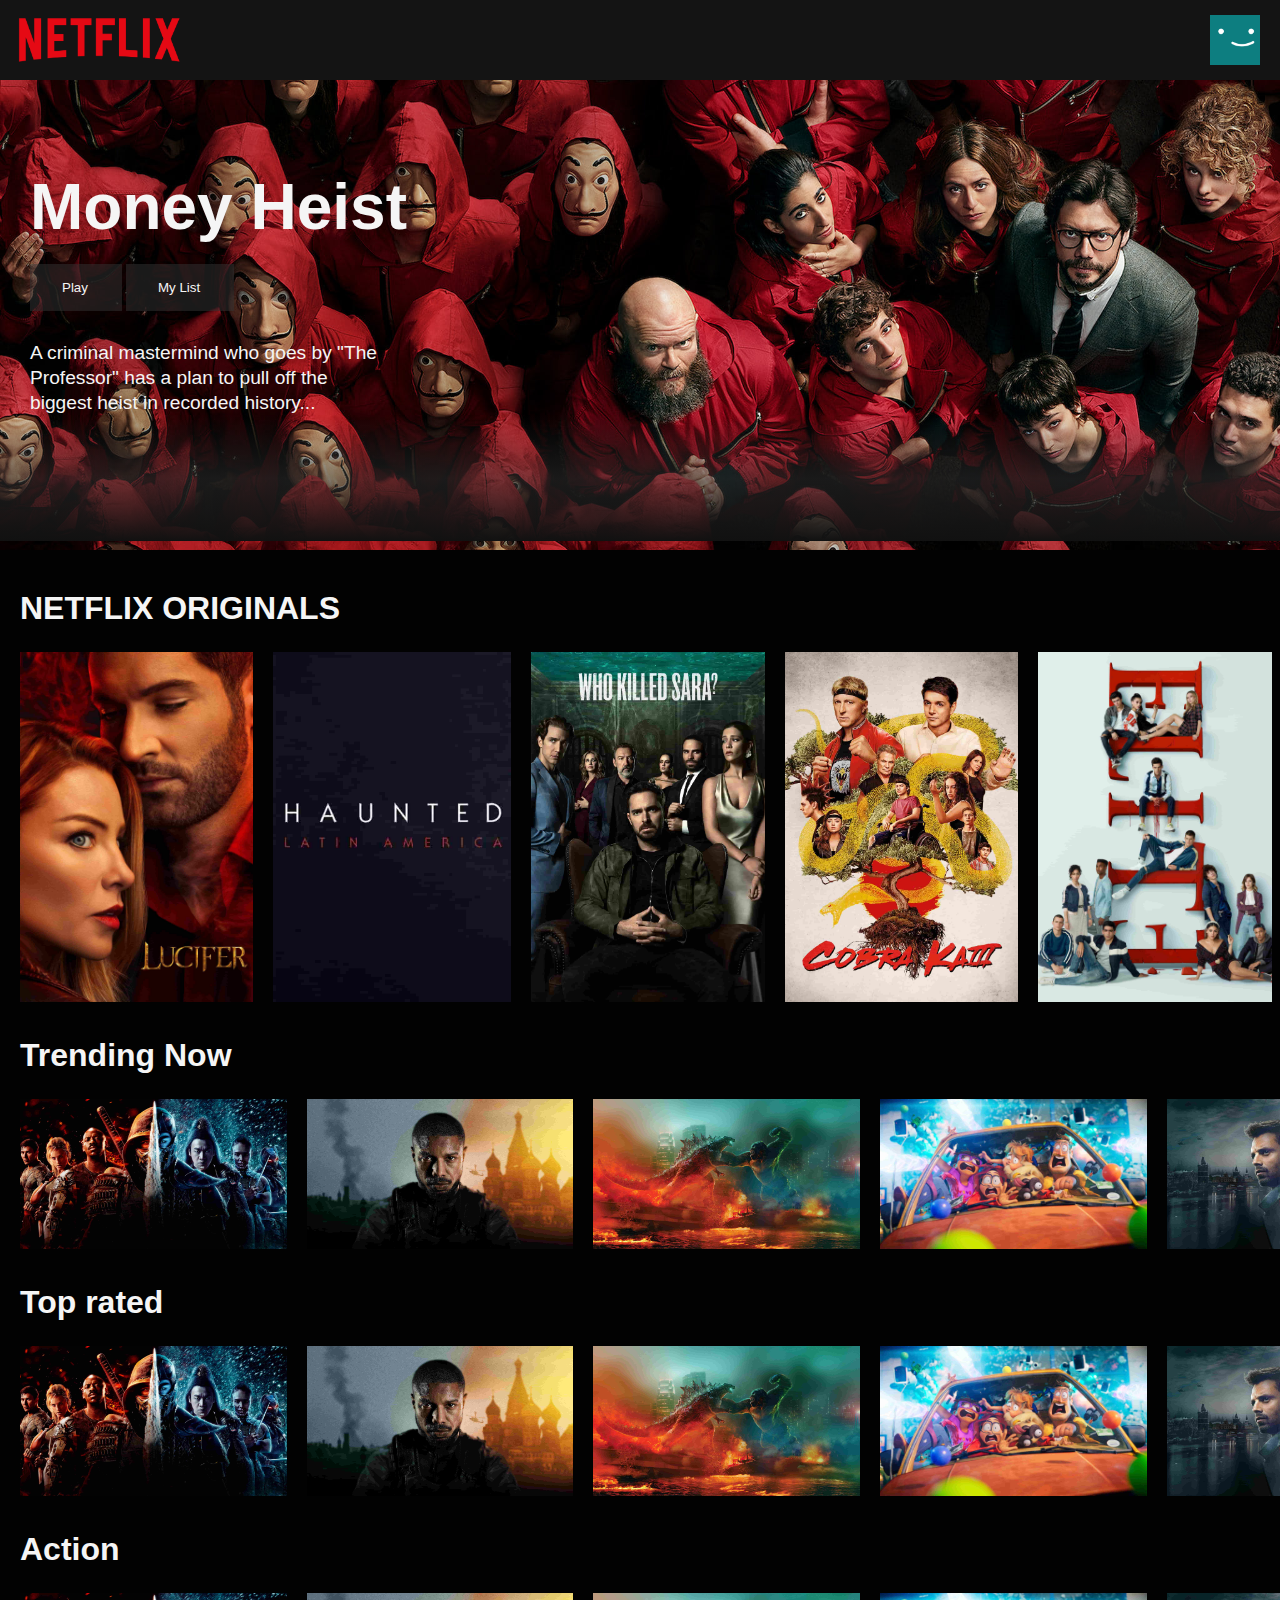
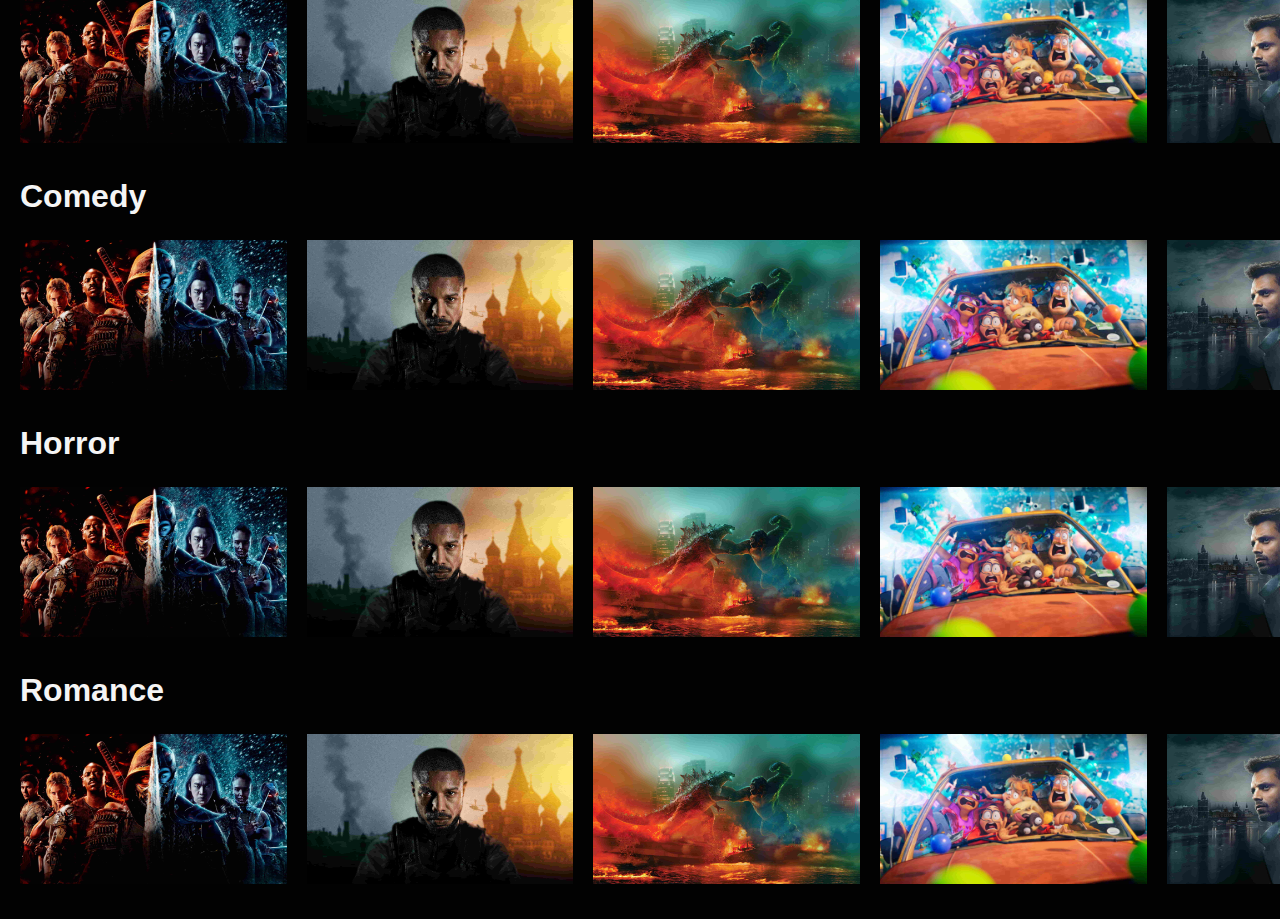
<file: index.html>
<!DOCTYPE html>
<html lang="en">

<head>
    <meta charset="UTF-8">
    <meta http-equiv="X-UA-Compatible" content="IE=edge">
    <meta name="viewport" content="width=device-width, initial-scale=1.0">
    <link rel="stylesheet" href="style.css">
    <title>Netflix Landing</title>
</head>

<body>

    <header>
        <img src="./images__final/netflix-avatar-min.png" alt="" class="avatar">
        <img src="./images__final/netflix-logo-min.png" alt="" class="logo">

    </header>



    <div class="banner">
        <div class="contents">
            <div class="banner__title">
                <h1>Money Heist</h1>
            </div>
            <div class="banner__buttons">
                <button class="banner__button">Play</button>
                <button class="banner__button">My List</button>
            </div>
            <div class="banner__description">
                <p> A criminal mastermind who goes by "The Professor" has a plan to pull off the biggest heist in
                    recorded history...</p>
            </div>
        </div>
        <div class="fade__effect">
        </div>
    </div>




    <div class="row">
        <div class="originals">
            <h1>NETFLIX ORIGINALS</h1>
        </div>
        <div class="row__posters">

            <img src="./images__final/large-movie2-min.jpg" alt="" class="row__posterLarge">
            <img src="./images__final/large-movie3-min.jpg" alt="" class="row__posterLarge">
            <img src="./images__final/large-movie4-min.jpg" alt="" class="row__posterLarge">
            <img src="./images__final/large-movie5-min.jpg" alt="" class="row__posterLarge">
            <img src="./images__final/large-movie6-min.jpg" alt="" class="row__posterLarge">
            <img src="./images__final/large-movie2-min.jpg" alt="" class="row__posterLarge">
            <img src="./images__final/large-movie3-min.jpg" alt="" class="row__posterLarge">
            <img src="./images__final/large-movie4-min.jpg" alt="" class="row__posterLarge">
            <img src="./images__final/large-movie5-min.jpg" alt="" class="row__posterLarge">
            <img src="./images__final/large-movie6-min.jpg" alt="" class="row__posterLarge">
            <img src="./images__final/large-movie2-min.jpg" alt="" class="row__posterLarge">
            <img src="./images__final/large-movie3-min.jpg" alt="" class="row__posterLarge">
            <img src="./images__final/large-movie4-min.jpg" alt="" class="row__posterLarge">
            <img src="./images__final/large-movie5-min.jpg" alt="" class="row__posterLarge">
            <img src="./images__final/large-movie6-min.jpg" alt="" class="row__posterLarge">
            <img src="./images__final/large-movie7-min.jpg" alt="" class="row__posterLarge">
            <img src="./images__final/large-movie8-min.jpg" alt="" class="row__posterLarge">
            <img src="./images__final/large-movie2-min.jpg" alt="" class="row__posterLarge">
            <img src="./images__final/large-movie4-min.jpg" alt="" class="row__posterLarge">
            <img src="./images__final/large-movie6-min.jpg" alt="" class="row__posterLarge">
        </div>
    </div>


    <!--Trending now-->
    <div class="row">
        <h1>Trending Now</h1>
        <div class="row__posters">
            <img src="./images__final/small-movie1-min.jpg" alt="" class="row__poster">
            <img src="./images__final/small-movie2-min.jpg" alt="" class="row__poster">
            <img src="./images__final/small-movie3-min.jpg" alt="" class="row__poster">
            <img src="./images__final/small-movie4-min.jpg" alt="" class="row__poster">
            <img src="./images__final/small-movie5-min.jpg" alt="" class="row__poster">
            <img src="./images__final/small-movie6-min.jpg" alt="" class="row__poster">
            <img src="./images__final/small-movie7-min.jpg" alt="" class="row__poster">
            <img src="./images__final/small-movie8-min.jpg" alt="" class="row__poster">
            <img src="./images__final/small-movie1-min.jpg" alt="" class="row__poster">
            <img src="./images__final/small-movie2-min.jpg" alt="" class="row__poster">
            <img src="./images__final/small-movie3-min.jpg" alt="" class="row__poster">
            <img src="./images__final/small-movie4-min.jpg" alt="" class="row__poster">
            <img src="./images__final/small-movie5-min.jpg" alt="" class="row__poster">

        </div>
    </div>


    <!--Top rated-->
    <div class="row">
        <h1>Top rated</h1>
        <div class="row__posters">
            <img src="./images__final/small-movie1-min.jpg" alt="" class="row__poster">
            <img src="./images__final/small-movie2-min.jpg" alt="" class="row__poster">
            <img src="./images__final/small-movie3-min.jpg" alt="" class="row__poster">
            <img src="./images__final/small-movie4-min.jpg" alt="" class="row__poster">
            <img src="./images__final/small-movie5-min.jpg" alt="" class="row__poster">
            <img src="./images__final/small-movie6-min.jpg" alt="" class="row__poster">
            <img src="./images__final/small-movie7-min.jpg" alt="" class="row__poster">
            <img src="./images__final/small-movie8-min.jpg" alt="" class="row__poster">
            <img src="./images__final/small-movie1-min.jpg" alt="" class="row__poster">
            <img src="./images__final/small-movie2-min.jpg" alt="" class="row__poster">
            <img src="./images__final/small-movie3-min.jpg" alt="" class="row__poster">
            <img src="./images__final/small-movie4-min.jpg" alt="" class="row__poster">
            <img src="./images__final/small-movie5-min.jpg" alt="" class="row__poster">

        </div>
    </div>


    <!--Action-->
    <div class="row">
        <h1>Action</h1>
        <div class="row__posters">
            <img src="./images__final/small-movie1-min.jpg" alt="" class="row__poster">
            <img src="./images__final/small-movie2-min.jpg" alt="" class="row__poster">
            <img src="./images__final/small-movie3-min.jpg" alt="" class="row__poster">
            <img src="./images__final/small-movie4-min.jpg" alt="" class="row__poster">
            <img src="./images__final/small-movie5-min.jpg" alt="" class="row__poster">
            <img src="./images__final/small-movie6-min.jpg" alt="" class="row__poster">
            <img src="./images__final/small-movie7-min.jpg" alt="" class="row__poster">
            <img src="./images__final/small-movie8-min.jpg" alt="" class="row__poster">
            <img src="./images__final/small-movie1-min.jpg" alt="" class="row__poster">
            <img src="./images__final/small-movie2-min.jpg" alt="" class="row__poster">
            <img src="./images__final/small-movie3-min.jpg" alt="" class="row__poster">
            <img src="./images__final/small-movie4-min.jpg" alt="" class="row__poster">
            <img src="./images__final/small-movie5-min.jpg" alt="" class="row__poster">

        </div>
    </div>


    <!--Comedy-->
    <div class="row">
        <h1>Comedy</h1>
        <div class="row__posters">
            <img src="./images__final/small-movie1-min.jpg" alt="" class="row__poster">
            <img src="./images__final/small-movie2-min.jpg" alt="" class="row__poster">
            <img src="./images__final/small-movie3-min.jpg" alt="" class="row__poster">
            <img src="./images__final/small-movie4-min.jpg" alt="" class="row__poster">
            <img src="./images__final/small-movie5-min.jpg" alt="" class="row__poster">
            <img src="./images__final/small-movie6-min.jpg" alt="" class="row__poster">
            <img src="./images__final/small-movie7-min.jpg" alt="" class="row__poster">
            <img src="./images__final/small-movie8-min.jpg" alt="" class="row__poster">
            <img src="./images__final/small-movie1-min.jpg" alt="" class="row__poster">
            <img src="./images__final/small-movie2-min.jpg" alt="" class="row__poster">
            <img src="./images__final/small-movie3-min.jpg" alt="" class="row__poster">
            <img src="./images__final/small-movie4-min.jpg" alt="" class="row__poster">
            <img src="./images__final/small-movie5-min.jpg" alt="" class="row__poster">

        </div>
    </div>


    <!--Horror-->
    <div class="row">
        <h1>Horror</h1>
        <div class="row__posters">
            <img src="./images__final/small-movie1-min.jpg" alt="" class="row__poster">
            <img src="./images__final/small-movie2-min.jpg" alt="" class="row__poster">
            <img src="./images__final/small-movie3-min.jpg" alt="" class="row__poster">
            <img src="./images__final/small-movie4-min.jpg" alt="" class="row__poster">
            <img src="./images__final/small-movie5-min.jpg" alt="" class="row__poster">
            <img src="./images__final/small-movie6-min.jpg" alt="" class="row__poster">
            <img src="./images__final/small-movie7-min.jpg" alt="" class="row__poster">
            <img src="./images__final/small-movie8-min.jpg" alt="" class="row__poster">
            <img src="./images__final/small-movie1-min.jpg" alt="" class="row__poster">
            <img src="./images__final/small-movie2-min.jpg" alt="" class="row__poster">
            <img src="./images__final/small-movie3-min.jpg" alt="" class="row__poster">
            <img src="./images__final/small-movie4-min.jpg" alt="" class="row__poster">
            <img src="./images__final/small-movie5-min.jpg" alt="" class="row__poster">

        </div>
    </div>


    <!--Romance-->
    <div class="row">
        <h1>Romance</h1>
        <div class="row__posters">
            <img src="./images__final/small-movie1-min.jpg" alt="" class="row__poster">
            <img src="./images__final/small-movie2-min.jpg" alt="" class="row__poster">
            <img src="./images__final/small-movie3-min.jpg" alt="" class="row__poster">
            <img src="./images__final/small-movie4-min.jpg" alt="" class="row__poster">
            <img src="./images__final/small-movie5-min.jpg" alt="" class="row__poster">
            <img src="./images__final/small-movie6-min.jpg" alt="" class="row__poster">
            <img src="./images__final/small-movie7-min.jpg" alt="" class="row__poster">
            <img src="./images__final/small-movie8-min.jpg" alt="" class="row__poster">
            <img src="./images__final/small-movie1-min.jpg" alt="" class="row__poster">
            <img src="./images__final/small-movie2-min.jpg" alt="" class="row__poster">
            <img src="./images__final/small-movie3-min.jpg" alt="" class="row__poster">
            <img src="./images__final/small-movie4-min.jpg" alt="" class="row__poster">
            <img src="./images__final/small-movie5-min.jpg" alt="" class="row__poster">

        </div>
    </div>

</body>

</html>
</file>
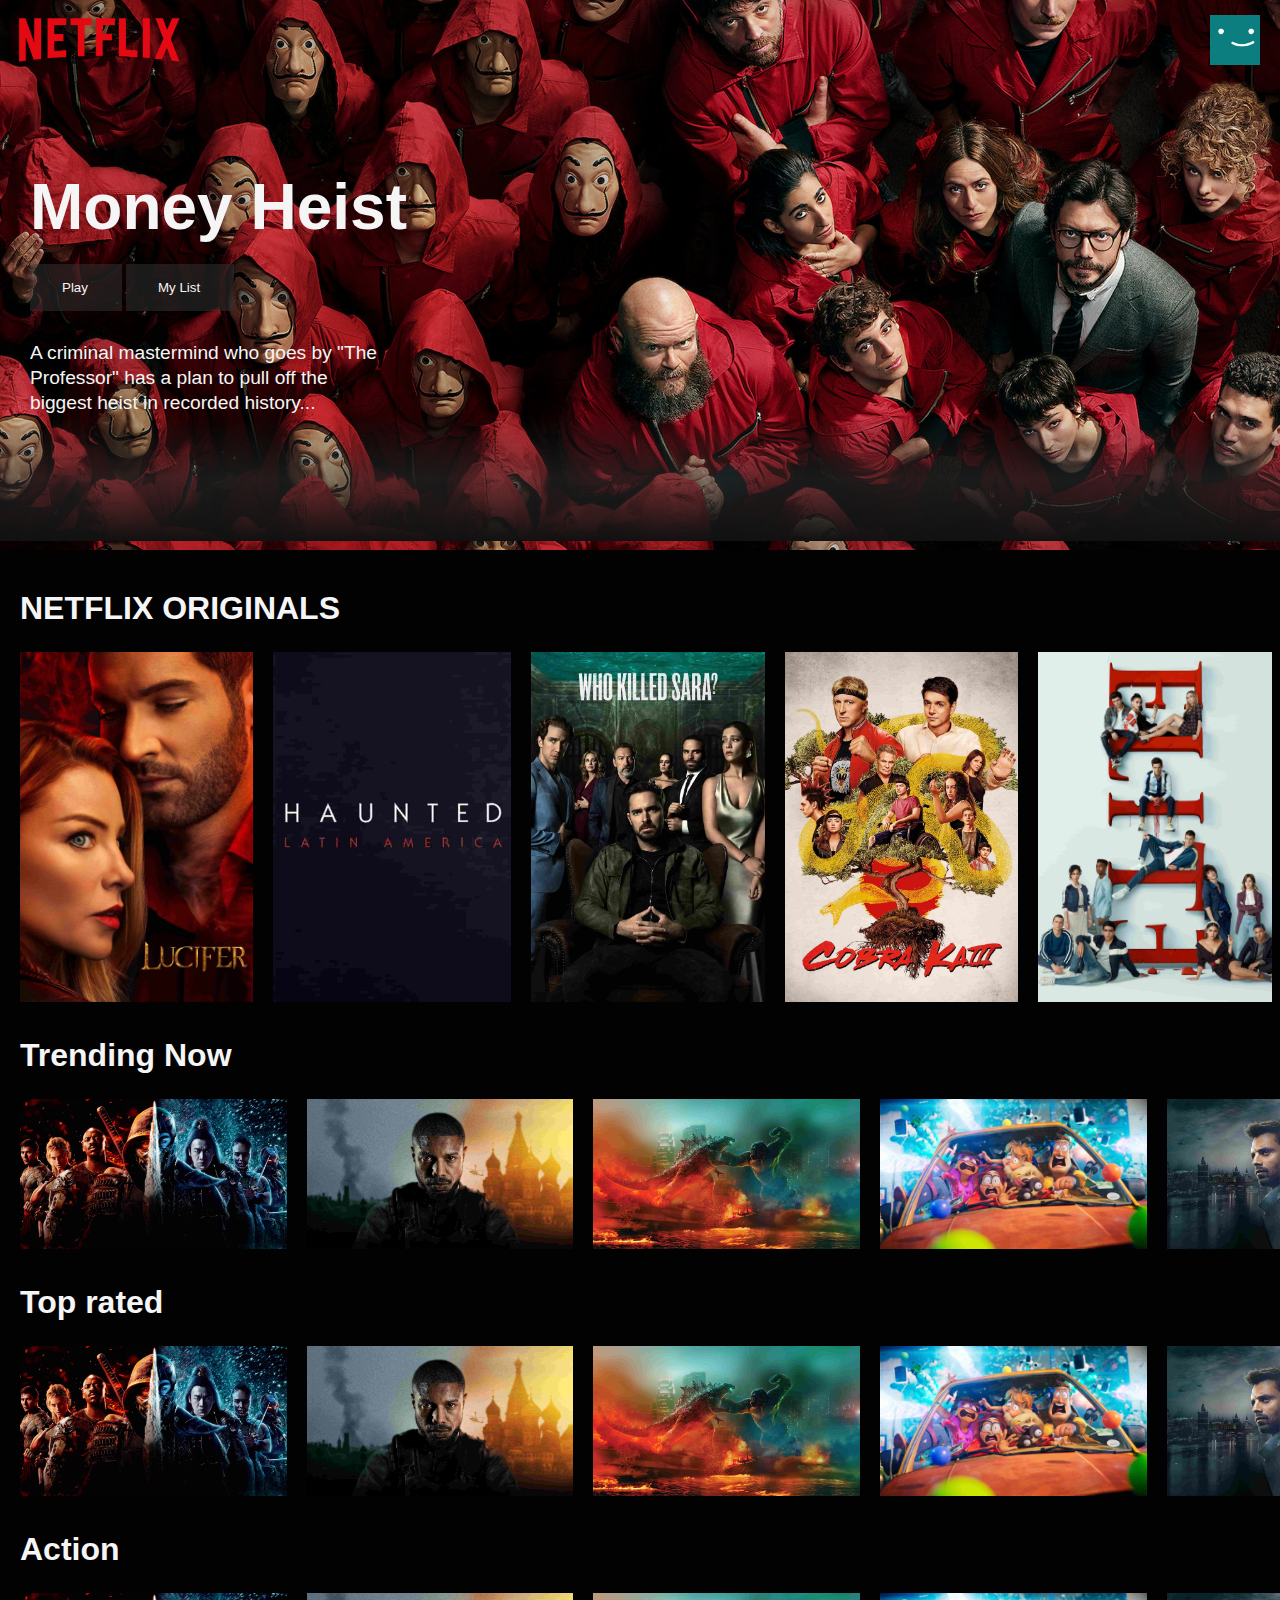
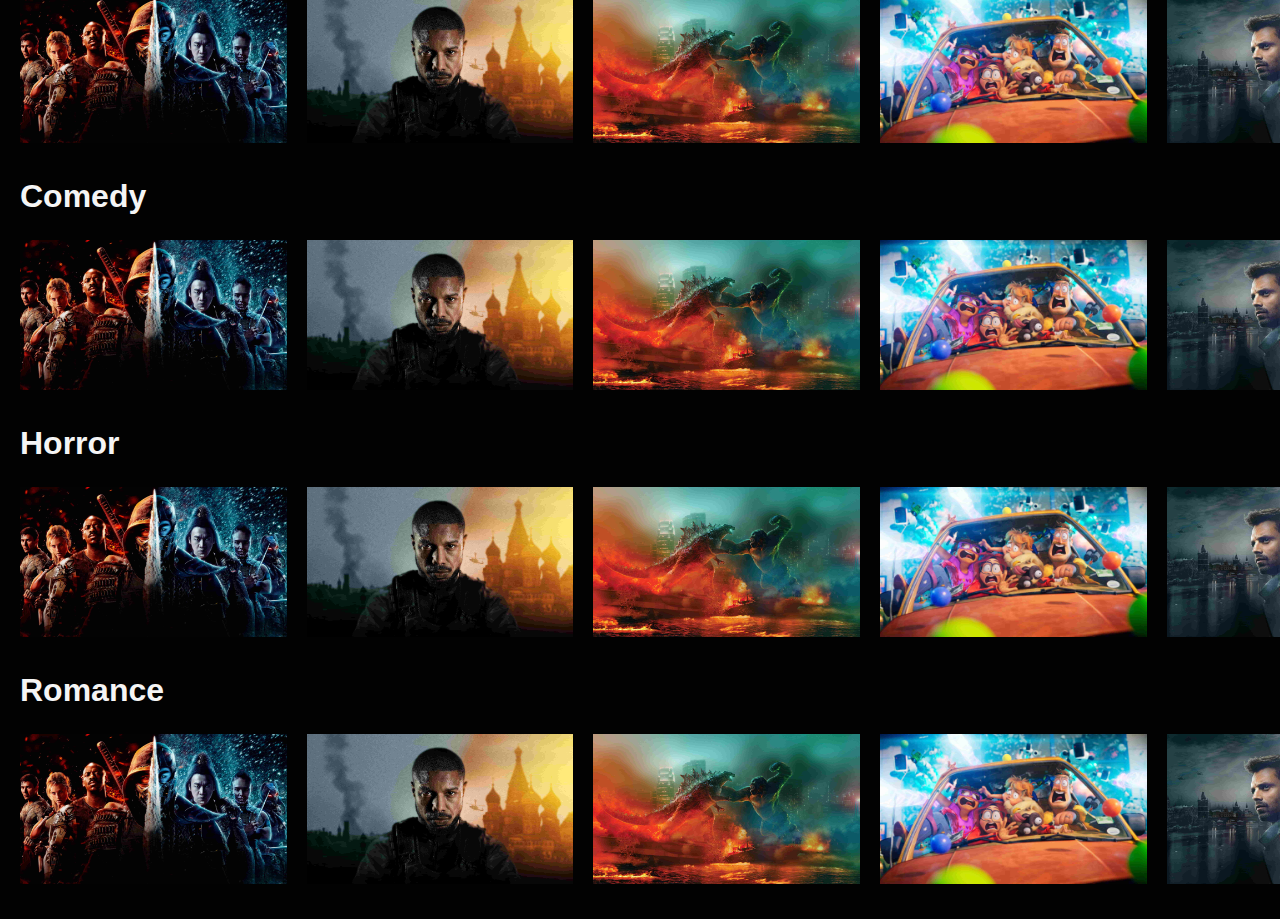
<file: netflix.html>
<!DOCTYPE html>
<html lang="en">

<head>
    <meta charset="UTF-8">
    <meta http-equiv="X-UA-Compatible" content="IE=edge">
    <meta name="viewport" content="width=device-width, initial-scale=1.0">
    <link rel="stylesheet" href="style.css">
    <title>Netflix Landing</title>
</head>

<body>



    <div class="banner">
        <div class="contents">
            <div class="banner__title">
                <h1>Money Heist</h1>
            </div>
            <div class="banner__buttons">
                <button class="banner__button">Play</button>
                <button class="banner__button">My List</button>
            </div>
            <div class="banner__description">
                <p> A criminal mastermind who goes by "The Professor" has a plan to pull off the biggest heist in
                    recorded history...</p>
            </div>
        </div>
        <div class="fade__effect">
        </div>
    </div>

    <div class="avatar">
        <img src="./images__final/netflix-avatar-min.png" alt="" class="avatar">

    </div>

    <div class="logo">
        <img src="./images__final/netflix-logo-min.png" alt="" class="logo">

    </div>

    <div class="row">
        <div class="originals">
            <h1>NETFLIX ORIGINALS</h1>
        </div>
        <div class="row__posters">

            <img src="./images__final/large-movie2-min.jpg" alt="" class="row__posterLarge">
            <img src="./images__final/large-movie3-min.jpg" alt="" class="row__posterLarge">
            <img src="./images__final/large-movie4-min.jpg" alt="" class="row__posterLarge">
            <img src="./images__final/large-movie5-min.jpg" alt="" class="row__posterLarge">
            <img src="./images__final/large-movie6-min.jpg" alt="" class="row__posterLarge">
            <img src="./images__final/large-movie2-min.jpg" alt="" class="row__posterLarge">
            <img src="./images__final/large-movie3-min.jpg" alt="" class="row__posterLarge">
            <img src="./images__final/large-movie4-min.jpg" alt="" class="row__posterLarge">
            <img src="./images__final/large-movie5-min.jpg" alt="" class="row__posterLarge">
            <img src="./images__final/large-movie6-min.jpg" alt="" class="row__posterLarge">
            <img src="./images__final/large-movie2-min.jpg" alt="" class="row__posterLarge">
            <img src="./images__final/large-movie3-min.jpg" alt="" class="row__posterLarge">
            <img src="./images__final/large-movie4-min.jpg" alt="" class="row__posterLarge">
            <img src="./images__final/large-movie5-min.jpg" alt="" class="row__posterLarge">
            <img src="./images__final/large-movie6-min.jpg" alt="" class="row__posterLarge">
            <img src="./images__final/large-movie7-min.jpg" alt="" class="row__posterLarge">
            <img src="./images__final/large-movie8-min.jpg" alt="" class="row__posterLarge">
            <img src="./images__final/large-movie2-min.jpg" alt="" class="row__posterLarge">
            <img src="./images__final/large-movie4-min.jpg" alt="" class="row__posterLarge">
            <img src="./images__final/large-movie6-min.jpg" alt="" class="row__posterLarge">
        </div>
    </div>


    <!--Trending now-->
    <div class="row">
        <h1>Trending Now</h1>
        <div class="row__posters">
            <img src="./images__final/small-movie1-min.jpg" alt="" class="row__poster">
            <img src="./images__final/small-movie2-min.jpg" alt="" class="row__poster">
            <img src="./images__final/small-movie3-min.jpg" alt="" class="row__poster">
            <img src="./images__final/small-movie4-min.jpg" alt="" class="row__poster">
            <img src="./images__final/small-movie5-min.jpg" alt="" class="row__poster">
            <img src="./images__final/small-movie6-min.jpg" alt="" class="row__poster">
            <img src="./images__final/small-movie7-min.jpg" alt="" class="row__poster">
            <img src="./images__final/small-movie8-min.jpg" alt="" class="row__poster">
            <img src="./images__final/small-movie1-min.jpg" alt="" class="row__poster">
            <img src="./images__final/small-movie2-min.jpg" alt="" class="row__poster">
            <img src="./images__final/small-movie3-min.jpg" alt="" class="row__poster">
            <img src="./images__final/small-movie4-min.jpg" alt="" class="row__poster">
            <img src="./images__final/small-movie5-min.jpg" alt="" class="row__poster">

        </div>
    </div>


    <!--Top rated-->
    <div class="row">
        <h1>Top rated</h1>
        <div class="row__posters">
            <img src="./images__final/small-movie1-min.jpg" alt="" class="row__poster">
            <img src="./images__final/small-movie2-min.jpg" alt="" class="row__poster">
            <img src="./images__final/small-movie3-min.jpg" alt="" class="row__poster">
            <img src="./images__final/small-movie4-min.jpg" alt="" class="row__poster">
            <img src="./images__final/small-movie5-min.jpg" alt="" class="row__poster">
            <img src="./images__final/small-movie6-min.jpg" alt="" class="row__poster">
            <img src="./images__final/small-movie7-min.jpg" alt="" class="row__poster">
            <img src="./images__final/small-movie8-min.jpg" alt="" class="row__poster">
            <img src="./images__final/small-movie1-min.jpg" alt="" class="row__poster">
            <img src="./images__final/small-movie2-min.jpg" alt="" class="row__poster">
            <img src="./images__final/small-movie3-min.jpg" alt="" class="row__poster">
            <img src="./images__final/small-movie4-min.jpg" alt="" class="row__poster">
            <img src="./images__final/small-movie5-min.jpg" alt="" class="row__poster">

        </div>
    </div>


    <!--Action-->
    <div class="row">
        <h1>Action</h1>
        <div class="row__posters">
            <img src="./images__final/small-movie1-min.jpg" alt="" class="row__poster">
            <img src="./images__final/small-movie2-min.jpg" alt="" class="row__poster">
            <img src="./images__final/small-movie3-min.jpg" alt="" class="row__poster">
            <img src="./images__final/small-movie4-min.jpg" alt="" class="row__poster">
            <img src="./images__final/small-movie5-min.jpg" alt="" class="row__poster">
            <img src="./images__final/small-movie6-min.jpg" alt="" class="row__poster">
            <img src="./images__final/small-movie7-min.jpg" alt="" class="row__poster">
            <img src="./images__final/small-movie8-min.jpg" alt="" class="row__poster">
            <img src="./images__final/small-movie1-min.jpg" alt="" class="row__poster">
            <img src="./images__final/small-movie2-min.jpg" alt="" class="row__poster">
            <img src="./images__final/small-movie3-min.jpg" alt="" class="row__poster">
            <img src="./images__final/small-movie4-min.jpg" alt="" class="row__poster">
            <img src="./images__final/small-movie5-min.jpg" alt="" class="row__poster">

        </div>
    </div>


    <!--Comedy-->
    <div class="row">
        <h1>Comedy</h1>
        <div class="row__posters">
            <img src="./images__final/small-movie1-min.jpg" alt="" class="row__poster">
            <img src="./images__final/small-movie2-min.jpg" alt="" class="row__poster">
            <img src="./images__final/small-movie3-min.jpg" alt="" class="row__poster">
            <img src="./images__final/small-movie4-min.jpg" alt="" class="row__poster">
            <img src="./images__final/small-movie5-min.jpg" alt="" class="row__poster">
            <img src="./images__final/small-movie6-min.jpg" alt="" class="row__poster">
            <img src="./images__final/small-movie7-min.jpg" alt="" class="row__poster">
            <img src="./images__final/small-movie8-min.jpg" alt="" class="row__poster">
            <img src="./images__final/small-movie1-min.jpg" alt="" class="row__poster">
            <img src="./images__final/small-movie2-min.jpg" alt="" class="row__poster">
            <img src="./images__final/small-movie3-min.jpg" alt="" class="row__poster">
            <img src="./images__final/small-movie4-min.jpg" alt="" class="row__poster">
            <img src="./images__final/small-movie5-min.jpg" alt="" class="row__poster">

        </div>
    </div>


    <!--Horror-->
    <div class="row">
        <h1>Horror</h1>
        <div class="row__posters">
            <img src="./images__final/small-movie1-min.jpg" alt="" class="row__poster">
            <img src="./images__final/small-movie2-min.jpg" alt="" class="row__poster">
            <img src="./images__final/small-movie3-min.jpg" alt="" class="row__poster">
            <img src="./images__final/small-movie4-min.jpg" alt="" class="row__poster">
            <img src="./images__final/small-movie5-min.jpg" alt="" class="row__poster">
            <img src="./images__final/small-movie6-min.jpg" alt="" class="row__poster">
            <img src="./images__final/small-movie7-min.jpg" alt="" class="row__poster">
            <img src="./images__final/small-movie8-min.jpg" alt="" class="row__poster">
            <img src="./images__final/small-movie1-min.jpg" alt="" class="row__poster">
            <img src="./images__final/small-movie2-min.jpg" alt="" class="row__poster">
            <img src="./images__final/small-movie3-min.jpg" alt="" class="row__poster">
            <img src="./images__final/small-movie4-min.jpg" alt="" class="row__poster">
            <img src="./images__final/small-movie5-min.jpg" alt="" class="row__poster">

        </div>
    </div>


    <!--Romance-->
    <div class="row">
        <h1>Romance</h1>
        <div class="row__posters">
            <img src="./images__final/small-movie1-min.jpg" alt="" class="row__poster">
            <img src="./images__final/small-movie2-min.jpg" alt="" class="row__poster">
            <img src="./images__final/small-movie3-min.jpg" alt="" class="row__poster">
            <img src="./images__final/small-movie4-min.jpg" alt="" class="row__poster">
            <img src="./images__final/small-movie5-min.jpg" alt="" class="row__poster">
            <img src="./images__final/small-movie6-min.jpg" alt="" class="row__poster">
            <img src="./images__final/small-movie7-min.jpg" alt="" class="row__poster">
            <img src="./images__final/small-movie8-min.jpg" alt="" class="row__poster">
            <img src="./images__final/small-movie1-min.jpg" alt="" class="row__poster">
            <img src="./images__final/small-movie2-min.jpg" alt="" class="row__poster">
            <img src="./images__final/small-movie3-min.jpg" alt="" class="row__poster">
            <img src="./images__final/small-movie4-min.jpg" alt="" class="row__poster">
            <img src="./images__final/small-movie5-min.jpg" alt="" class="row__poster">

        </div>
    </div>

</body>

</html>
</file>
<file: style.css>
*{
    margin: 0;
    padding: 0;
    box-sizing: border-box;
}

body{
    background-color: rgb(2, 2, 2);
    color: whitesmoke;
    font-family:Arial, Helvetica, sans-serif ;
}

header {
    position: fixed;
    top: 0;
    width: 100%;
    padding: 40px;
    z-index: 10000;
    background-color: rgba(20,20,20,1);;
    
}


.avatar{
    width: 50px;
    right: 20px;
    top: 15px;
    padding-top: 0px;
    position: fixed;
}

.logo{
    width: 170px;
    padding-top: 0px;
    left: 15px;
    top: 15px;
    position: fixed;
}
.originals{
    margin-top: 40px;
}

.row__posterLarge,.row__poster{
    margin-right: 20px;

}
.row__posterLarge{
    height: 350px;
    transition: transform 600ms
}

.row__poster{
    height: 150px;
    transition: transform 500ms;
}

.row__posters{
    display: flex;
    overflow-x: scroll;
    overflow-y: hidden;
    padding-top: 25px;
    padding-bottom: 25px;
}

.row__posters::-webkit-scrollbar{
    display: none;

}

.row{
    margin-left: 20px;
    margin-bottom: 10px;
}

.row__poster:hover{
    transform: scale(1.1);
}

.row__posterLarge:hover{
    transform: scale(1.1);
}

.banner{
    height:550px;
    background-image: url('./images__final/banner.jpg');
    background-size: cover;
    background-position:center center;
    padding-top: 170px;
    position: relative;
}

.contents{
    margin-left: 30px;
}
.banner__title{
    font-size:2rem;
    padding-bottom: 20px;

}
.banner__title>h1{
    font-weight: 900;
}

.banner__button{
    padding:1rem 2.1rem 1rem 2rem;
    background-color: rgba(51,51,51,.5);
    border: none;
    outline: none;
    transition: 1s all;
    color: whitesmoke;
}
.banner__button:hover{
   background-color: #e6e4e4;
   color: black;
   cursor: pointer;
}

.banner__description{
    width: 350px;
    padding-top: 30px;
}

.banner__description>p{
    font-size:1.2rem;
    line-height: 1.3;
}

.fade__effect{
    height:7.8rem;
    background-image:linear-gradient(180deg,transparent,rgba(51,51,51,.5),#111) ;
}

 

#avatar{
    position: absolute;
    width: 50px;
    top: 1em;
    right: 2ex;
    padding-top: 0px;
  
  }
#logo{
      position: absolute;
      width: 200px;
      top: 1em;
      left: 2ex;
      padding-top: 0px;   
   }
}
</file>
